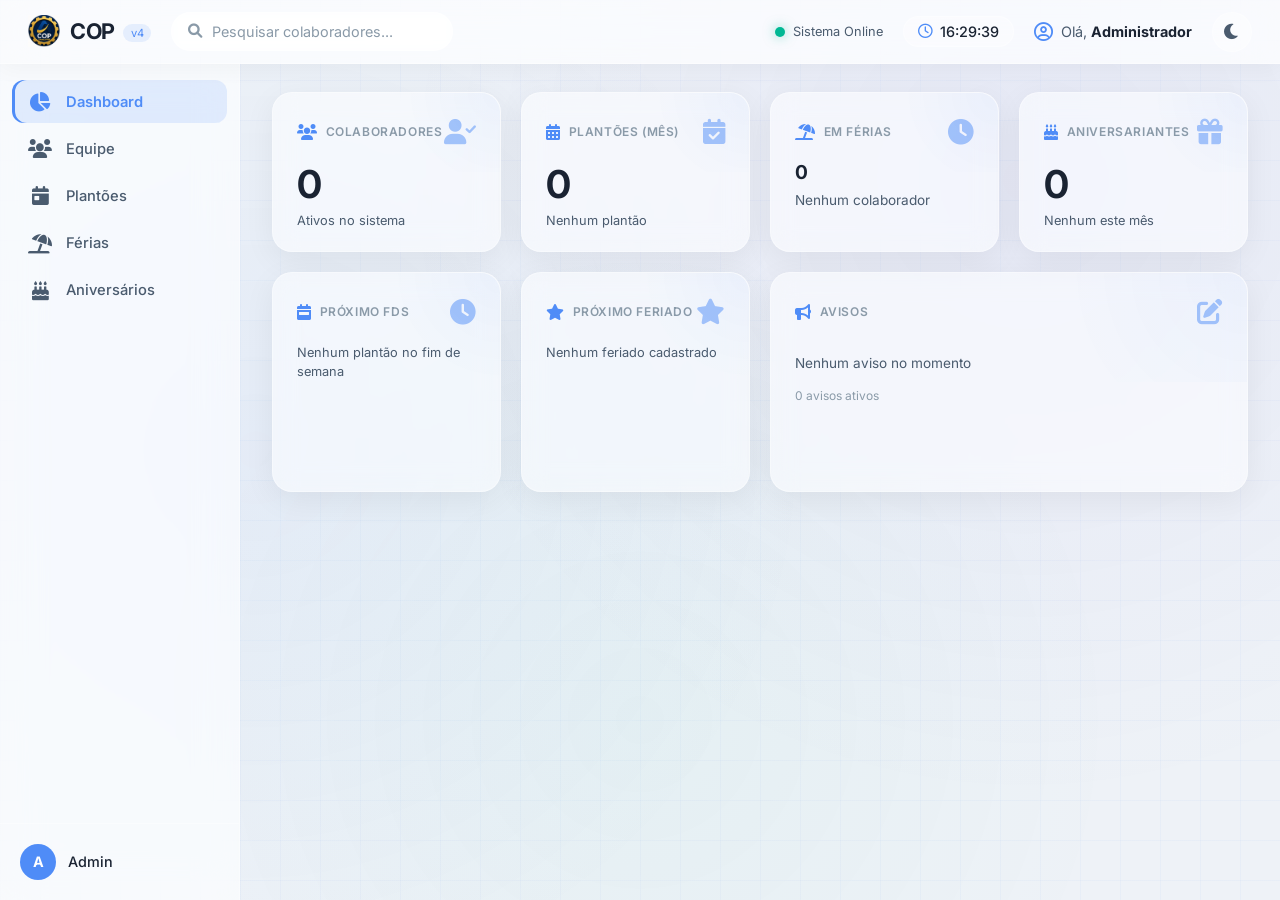
<file: index.html>
<!DOCTYPE html>
<html lang="pt-BR">
<head>
  <meta charset="UTF-8" />
  <meta name="viewport" content="width=device-width, initial-scale=1.0" />
  <title>Portal COP — v4</title>

  <!-- ===== FONTS & ICONS ===== -->
  <link rel="preconnect" href="https://fonts.googleapis.com" />
  <link rel="preconnect" href="https://fonts.gstatic.com" crossorigin />
  <link href="https://fonts.googleapis.com/css2?family=Inter:opsz,wght@14..32,400;14..32,500;14..32,600;14..32,700&display=swap" rel="stylesheet" />
  <link rel="stylesheet" href="https://cdnjs.cloudflare.com/ajax/libs/font-awesome/6.0.0-beta3/css/all.min.css" />

  <!-- ===== CSS (ETAPAS 2 a 6) ===== -->
  <link rel="stylesheet" href="css/style.css?v=20261005c" />
  <link rel="stylesheet" href="css/dashboard.css?v=20261005c" />
  <link rel="stylesheet" href="css/components.css?v=20261005c" />
  <link rel="stylesheet" href="css/animations.css?v=20261005c" />
  <link rel="stylesheet" href="css/dark-theme.css?v=20261005c" />
</head>
<body>

  <!-- ============================================================
       HEADER PREMIUM
  ============================================================ -->
  <header class="app-header" id="appHeader">
    <div class="header-left">
      <button class="menu-toggle" id="menuToggle" aria-label="Abrir menu">
        <i class="fas fa-bars"></i>
      </button>
      <div class="logo-area">
        <img src="assets/meu-logo.png" alt="COP" class="logo-img" />
        <span class="logo-text">COP <span class="logo-version">v4</span></span>
      </div>
      <div class="header-search">
        <i class="fas fa-search search-icon"></i>
        <input type="text" id="globalSearch" placeholder="Pesquisar colaboradores..." />
      </div>
    </div>

    <div class="header-right">
      <div class="header-status">
        <span class="status-dot online"></span>
        <span class="status-label">Sistema Online</span>
      </div>
      <div class="header-clock" id="headerClock">
        <i class="far fa-clock"></i>
        <span id="clockDisplay">--:--:--</span>
      </div>
      <div class="header-greeting" id="greetingDisplay">
        <i class="far fa-user-circle"></i>
        <span>Olá, <strong>Administrador</strong></span>
      </div>
      <button class="theme-toggle" id="themeToggle" aria-label="Alternar tema">
        <i class="fas fa-moon"></i>
      </button>
    </div>
  </header>

  <!-- ============================================================
       LAYOUT PRINCIPAL
  ============================================================ -->
  <div class="app-layout">

    <!-- ===== SIDEBAR ===== -->
    <aside class="app-sidebar" id="appSidebar">
      <nav class="sidebar-nav">
        <ul>
          <li>
            <button class="sidebar-item active" data-tab="dashboard">
              <i class="fas fa-chart-pie"></i>
              <span>Dashboard</span>
            </button>
          </li>
          <li>
            <button class="sidebar-item" data-tab="equipe">
              <i class="fas fa-users"></i>
              <span>Equipe</span>
            </button>
          </li>
          <li>
            <button class="sidebar-item" data-tab="plantoes">
              <i class="fas fa-calendar-day"></i>
              <span>Plantões</span>
            </button>
          </li>
          <li>
            <button class="sidebar-item" data-tab="ferias">
              <i class="fas fa-umbrella-beach"></i>
              <span>Férias</span>
            </button>
          </li>
          <li>
            <button class="sidebar-item" data-tab="aniversarios">
              <i class="fas fa-birthday-cake"></i>
              <span>Aniversários</span>
            </button>
          </li>
        </ul>
      </nav>
      <div class="sidebar-footer">
        <div class="user-mini">
          <div class="avatar" style="background:#4f8cf7;">A</div>
          <span>Admin</span>
        </div>
      </div>
    </aside>

    <!-- ===== CONTEÚDO PRINCIPAL ===== -->
    <main class="app-content">

      <!-- ============================================================
           DASHBOARD
      ============================================================ -->
      <section class="tab-panel active" id="panel-dashboard">
     <div class="dashboard-grid" id="dashboardGrid">
         <div class="dashboard-card" id="card-colaboradores"></div>
         <div class="dashboard-card" id="card-plantoes-mes"></div>
         <div class="dashboard-card" id="card-ferias"></div>
         <div class="dashboard-card" id="card-aniversariantes"></div>
         <div class="dashboard-card" id="card-proximo-fds"></div>
         <div class="dashboard-card" id="card-proximo-feriado"></div>
         <div class="dashboard-card" id="card-avisos"></div>
    </div>        
        
      </section>

      <!-- ============================================================
           EQUIPE
      ============================================================ -->
      <section class="tab-panel" id="panel-equipe">
        <div class="team-toolbar">
          <div class="team-filter">
            <i class="fas fa-filter"></i>
            <input type="text" id="teamFilter" placeholder="Filtrar por nome..." />
          </div>
          <span class="team-count" id="teamCount">0 colaboradores</span>
        </div>
        <div class="team-grid" id="teamGrid"></div>
      </section>

      <!-- ============================================================
           PLANTÕES
      ============================================================ -->
      <section class="tab-panel" id="panel-plantoes">
        <div class="plantao-month-nav">
          <button id="plantPrev"><i class="fas fa-chevron-left"></i></button>
          <h2 id="plantMonthTitle">Julho 2026</h2>
          <button id="plantNext"><i class="fas fa-chevron-right"></i></button>
          <button id="plantToday" class="btn-today">Hoje</button>
          <button id="plantRelatorio" class="btn-today" title="Gerar a escala do mês para enviar por e-mail ou publicar"><i class="fas fa-file-export"></i> Gerar relatório</button>
        </div>
        <div id="plantaoContainer"></div>
      </section>

      <!-- ============================================================
           FÉRIAS
      ============================================================ -->
      <section class="tab-panel" id="panel-ferias">
        <div class="ferias-header">
          <h2><i class="fas fa-umbrella-beach"></i> Férias</h2>
          <span class="ferias-stats" id="feriasStats">0 em andamento</span>
        </div>

        <div class="ferias-kpis" id="feriasKpis"></div>

        <div class="ferias-section">
          <h3 class="ferias-section-title"><i class="fas fa-umbrella-beach"></i> Em Férias</h3>
          <div class="ferias-cards-grid" id="feriasEmAndamento"></div>
        </div>

        <div class="ferias-section">
          <h3 class="ferias-section-title"><i class="fas fa-calendar-check"></i> Programadas</h3>
          <div class="ferias-cards-grid" id="feriasProgramadas"></div>
        </div>

        <div class="ferias-section">
          <h3 class="ferias-section-title"><i class="fas fa-hourglass-half"></i> Fila de Espera</h3>
          <div class="ferias-cards-grid" id="feriasFilaEspera"></div>
        </div>

        <div class="ferias-section">
          <h3 class="ferias-section-title"><i class="fas fa-rocket"></i> De Volta à Operação</h3>
          <div class="ferias-cards-grid" id="feriasRetornaram"></div>
        </div>
      </section>

      <!-- ============================================================
           ANIVERSÁRIOS
      ============================================================ -->
      <section class="tab-panel" id="panel-aniversarios">
        <div class="aniversarios-header">
          <h2><i class="fas fa-birthday-cake"></i> Aniversariantes</h2>
          <span class="aniversarios-stats" id="anivStats">Próximos 30 dias</span>
        </div>
        <div class="aniversarios-grid" id="aniversariosGrid"></div>
      </section>

    </main>
  </div>

  <!-- ============================================================
       SCRIPTS (ETAPA 7)
  ============================================================ -->
  <script src="js/theme.js?v=20261005c"></script>
  <script src="js/dashboard.js?v=20261005c"></script>
  <script src="js/equipe.js?v=20261005c"></script>
  <script src="js/plantoes.js?v=20261005c"></script>
  <script src="js/ferias.js?v=20261005c"></script>
  <script src="js/aniversarios.js?v=20261005c"></script>
  <script src="js/relatorio.js?v=20261005c"></script>
  <script src="js/app.js?v=20261005c"></script>
</body>
</html>
</file>
<file: css/style.css>
/* ============================================================
   css/style.css
   ETAPA 2 — Layout base + fundo tecnológico + glassmorphism
   ============================================================ */

/* ===== RESET & VARIÁVEIS ===== */
* {
  margin: 0;
  padding: 0;
  box-sizing: border-box;
}

:root {
  /* Cores primárias */
  --primary: #4f8cf7;
  --primary-dark: #3a6bd5;
  --primary-light: #6da5ff;
  --primary-glow: rgba(79, 140, 247, 0.3);

  /* Neutras */
  --bg-body: #eef2f7;
  --bg-sidebar: rgba(255, 255, 255, 0.65);
  --bg-glass: rgba(255, 255, 255, 0.55);
  --bg-glass-hover: rgba(255, 255, 255, 0.75);
  --border-glass: rgba(255, 255, 255, 0.35);
  --shadow-glass: 0 8px 32px rgba(0, 0, 0, 0.06);
  --shadow-hover: 0 16px 48px rgba(0, 0, 0, 0.12);

  /* Texto */
  --text-primary: #1a2332;
  --text-secondary: #4a5b6e;
  --text-muted: #8a9aa8;

  /* Raios */
  --radius: 20px;
  --radius-sm: 12px;
  --radius-xs: 8px;

  /* Transições */
  --transition: 0.3s cubic-bezier(0.4, 0, 0.2, 1);
  --transition-slow: 0.6s cubic-bezier(0.4, 0, 0.2, 1);

  /* Fundo tecnológico */
  --tech-color-1: #4f8cf7;
  --tech-color-2: #6c5ce7;
  --tech-color-3: #00b894;
}

html,
body {
  height: 100%;
  font-family: 'Inter', -apple-system, BlinkMacSystemFont, sans-serif;
  background: var(--bg-body);
  color: var(--text-primary);
  line-height: 1.5;
  overflow: hidden;
}

/* ============================================================
   FUNDO TECNOLÓGICO ANIMADO
   ============================================================ */
body::before {
  content: '';
  position: fixed;
  inset: 0;
  z-index: 0;
  background:
    /* Grade tecnológica */
    linear-gradient(rgba(79, 140, 247, 0.04) 1px, transparent 1px),
    linear-gradient(90deg, rgba(79, 140, 247, 0.04) 1px, transparent 1px);
  background-size: 40px 40px;
  pointer-events: none;
}

body::after {
  content: '';
  position: fixed;
  inset: 0;
  z-index: 0;
  background:
    radial-gradient(circle at 20% 50%, rgba(79, 140, 247, 0.06) 0%, transparent 50%),
    radial-gradient(circle at 80% 20%, rgba(108, 92, 231, 0.06) 0%, transparent 50%),
    radial-gradient(circle at 50% 80%, rgba(0, 184, 148, 0.04) 0%, transparent 50%);
  pointer-events: none;
  animation: techPulse 8s ease-in-out infinite alternate;
}

@keyframes techPulse {
  0% {
    opacity: 0.6;
    transform: scale(1);
  }
  100% {
    opacity: 1;
    transform: scale(1.02);
  }
}

/* Linhas de dados animadas (efeito tech) */
.tech-lines {
  position: fixed;
  inset: 0;
  z-index: 0;
  pointer-events: none;
  overflow: hidden;
}

.tech-lines span {
  position: absolute;
  display: block;
  width: 1px;
  height: 100%;
  background: linear-gradient(to bottom, transparent, rgba(79, 140, 247, 0.08), transparent);
  animation: techLineMove 12s linear infinite;
}

.tech-lines span:nth-child(1) {
  left: 10%;
  animation-delay: 0s;
}
.tech-lines span:nth-child(2) {
  left: 30%;
  animation-delay: 2s;
  height: 80%;
  top: 10%;
}
.tech-lines span:nth-child(3) {
  left: 55%;
  animation-delay: 4s;
}
.tech-lines span:nth-child(4) {
  left: 75%;
  animation-delay: 1s;
  height: 70%;
  top: 15%;
}
.tech-lines span:nth-child(5) {
  left: 92%;
  animation-delay: 3.5s;
}

@keyframes techLineMove {
  0% {
    transform: translateY(-100%);
    opacity: 0;
  }
  10% {
    opacity: 1;
  }
  90% {
    opacity: 1;
  }
  100% {
    transform: translateY(100%);
    opacity: 0;
  }
}

/* ============================================================
   LAYOUT PRINCIPAL
   ============================================================ */
.app-layout {
  display: flex;
  height: calc(100vh - 64px);
  margin-top: 64px;
  position: relative;
  z-index: 1;
}

.app-content {
  flex: 1;
  padding: 28px 32px;
  overflow-y: auto;
  background: transparent;
  position: relative;
  z-index: 1;
}

/* ============================================================
   HEADER PREMIUM
   ============================================================ */
.app-header {
  position: fixed;
  top: 0;
  left: 0;
  right: 0;
  height: 64px;
  z-index: 1000;
  background: rgba(255, 255, 255, 0.72);
  backdrop-filter: blur(20px) saturate(1.4);
  border-bottom: 1px solid rgba(255, 255, 255, 0.4);
  display: flex;
  align-items: center;
  justify-content: space-between;
  padding: 0 28px;
  box-shadow: 0 4px 24px rgba(0, 0, 0, 0.04);
}

.header-left {
  display: flex;
  align-items: center;
  gap: 20px;
  flex: 1;
}

.menu-toggle {
  display: none;
  background: transparent;
  border: none;
  font-size: 1.3rem;
  color: var(--text-secondary);
  cursor: pointer;
  padding: 4px 8px;
  border-radius: var(--radius-xs);
  transition: var(--transition);
}
.menu-toggle:hover {
  background: rgba(0, 0, 0, 0.05);
}

.logo-area {
  display: flex;
  align-items: center;
  gap: 10px;
}

.logo-img {
  height: 32px;
  width: auto;
}

.logo-text {
  font-size: 1.35rem;
  font-weight: 700;
  color: var(--text-primary);
  letter-spacing: -0.5px;
}
.logo-version {
  font-weight: 400;
  font-size: 0.7rem;
  color: var(--primary);
  background: rgba(79, 140, 247, 0.12);
  padding: 2px 8px;
  border-radius: 30px;
  margin-left: 4px;
  vertical-align: middle;
}

.header-search {
  display: flex;
  align-items: center;
  background: rgba(255, 255, 255, 0.5);
  backdrop-filter: blur(4px);
  border: 1px solid var(--border-glass);
  border-radius: 30px;
  padding: 0 16px;
  transition: var(--transition);
  min-width: 220px;
}
.header-search:focus-within {
  background: rgba(255, 255, 255, 0.9);
  border-color: var(--primary);
  box-shadow: 0 0 0 4px var(--primary-glow);
}
.header-search .search-icon {
  color: var(--text-muted);
  font-size: 0.9rem;
  margin-right: 10px;
}
.header-search input {
  border: none;
  background: transparent;
  padding: 10px 0;
  font-size: 0.9rem;
  color: var(--text-primary);
  width: 100%;
  outline: none;
  font-family: 'Inter', sans-serif;
}
.header-search input::placeholder {
  color: var(--text-muted);
}

.header-right {
  display: flex;
  align-items: center;
  gap: 20px;
  flex-shrink: 0;
}

.header-status {
  display: flex;
  align-items: center;
  gap: 8px;
  font-size: 0.8rem;
  color: var(--text-secondary);
}
.status-dot {
  width: 10px;
  height: 10px;
  border-radius: 50%;
  display: inline-block;
}
.status-dot.online {
  background: #00b894;
  box-shadow: 0 0 12px rgba(0, 184, 148, 0.5);
  animation: dotPulse 2s ease-in-out infinite;
}
@keyframes dotPulse {
  0%,
  100% {
    opacity: 1;
    transform: scale(1);
  }
  50% {
    opacity: 0.6;
    transform: scale(0.85);
  }
}

.header-clock {
  display: flex;
  align-items: center;
  gap: 8px;
  font-size: 0.9rem;
  font-weight: 500;
  color: var(--text-primary);
  background: rgba(255, 255, 255, 0.3);
  padding: 4px 14px;
  border-radius: 30px;
  border: 1px solid var(--border-glass);
}
.header-clock i {
  color: var(--primary);
}

.header-greeting {
  display: flex;
  align-items: center;
  gap: 8px;
  font-size: 0.9rem;
  color: var(--text-secondary);
}
.header-greeting i {
  font-size: 1.2rem;
  color: var(--primary);
}
.header-greeting strong {
  color: var(--text-primary);
}

.theme-toggle {
  background: rgba(255, 255, 255, 0.3);
  border: 1px solid var(--border-glass);
  border-radius: 50%;
  width: 40px;
  height: 40px;
  display: flex;
  align-items: center;
  justify-content: center;
  font-size: 1.1rem;
  color: var(--text-secondary);
  cursor: pointer;
  transition: var(--transition);
}
.theme-toggle:hover {
  background: rgba(79, 140, 247, 0.12);
  color: var(--primary);
  transform: rotate(12deg);
}

/* ============================================================
   SIDEBAR
   ============================================================ */
.app-sidebar {
  width: 240px;
  min-width: 240px;
  background: var(--bg-sidebar);
  backdrop-filter: blur(20px) saturate(1.4);
  border-right: 1px solid var(--border-glass);
  display: flex;
  flex-direction: column;
  padding: 16px 0 12px 0;
  transition: var(--transition);
  z-index: 10;
  height: 100%;
  overflow-y: auto;
}

.sidebar-nav {
  flex: 1;
  padding: 0 12px;
}
.sidebar-nav ul {
  list-style: none;
  display: flex;
  flex-direction: column;
  gap: 4px;
}

.sidebar-item {
  display: flex;
  align-items: center;
  gap: 14px;
  padding: 12px 16px;
  width: 100%;
  border: none;
  background: transparent;
  color: var(--text-secondary);
  font-size: 0.92rem;
  font-weight: 500;
  border-radius: var(--radius-sm);
  cursor: pointer;
  transition: var(--transition);
  text-align: left;
  font-family: 'Inter', sans-serif;
}
.sidebar-item i {
  font-size: 1.2rem;
  width: 24px;
  text-align: center;
  flex-shrink: 0;
}
.sidebar-item:hover {
  background: rgba(79, 140, 247, 0.08);
  color: var(--text-primary);
}
.sidebar-item.active {
  background: rgba(79, 140, 247, 0.14);
  color: var(--primary);
  font-weight: 600;
  box-shadow: inset 3px 0 0 var(--primary);
}

.sidebar-footer {
  padding: 12px 16px 0 16px;
  border-top: 1px solid var(--border-glass);
  margin-top: 8px;
}
.user-mini {
  display: flex;
  align-items: center;
  gap: 12px;
  padding: 8px 4px;
}
.user-mini .avatar {
  width: 36px;
  height: 36px;
  border-radius: 50%;
  display: flex;
  align-items: center;
  justify-content: center;
  color: #fff;
  font-weight: 700;
  font-size: 0.9rem;
  flex-shrink: 0;
}
.user-mini span {
  font-size: 0.9rem;
  font-weight: 500;
  color: var(--text-primary);
}

/* ============================================================
   GLASSMORPHISM (utilitários)
   ============================================================ */
.glass {
  background: var(--bg-glass);
  backdrop-filter: blur(12px) saturate(1.3);
  border: 1px solid var(--border-glass);
  border-radius: var(--radius);
  box-shadow: var(--shadow-glass);
  transition: var(--transition);
}
.glass:hover {
  background: var(--bg-glass-hover);
  box-shadow: var(--shadow-hover);
}

/* ============================================================
   TABS
   ============================================================ */
.tab-panel {
  display: none;
  animation: fadeSlideIn 0.4s ease;
}
.tab-panel.active {
  display: block;
}

@keyframes fadeSlideIn {
  0% {
    opacity: 0;
    transform: translateY(12px);
  }
  100% {
    opacity: 1;
    transform: translateY(0);
  }
}

/* ============================================================
   SCROLLBAR PERSONALIZADA
   ============================================================ */
.app-content::-webkit-scrollbar,
.app-sidebar::-webkit-scrollbar {
  width: 5px;
}
.app-content::-webkit-scrollbar-track,
.app-sidebar::-webkit-scrollbar-track {
  background: transparent;
}
.app-content::-webkit-scrollbar-thumb,
.app-sidebar::-webkit-scrollbar-thumb {
  background: rgba(79, 140, 247, 0.3);
  border-radius: 10px;
}
.app-content::-webkit-scrollbar-thumb:hover,
.app-sidebar::-webkit-scrollbar-thumb:hover {
  background: rgba(79, 140, 247, 0.5);
}

/* ============================================================
   RESPONSIVIDADE
   ============================================================ */
@media (max-width: 1024px) {
  .app-content {
    padding: 20px;
  }
  .header-search {
    min-width: 140px;
  }
}

@media (max-width: 768px) {
  .app-header {
    padding: 0 16px;
  }
  .menu-toggle {
    display: block;
  }
  .header-search {
    display: none;
  }
  .header-greeting {
    display: none;
  }
  .header-status {
    display: none;
  }
  .app-sidebar {
    position: fixed;
    top: 64px;
    left: -280px;
    width: 280px;
    min-width: 280px;
    height: calc(100vh - 64px);
    border-right: 1px solid var(--border-glass);
    border-radius: 0 16px 16px 0;
    transition: left 0.3s cubic-bezier(0.4, 0, 0.2, 1);
  }
  .app-sidebar.open {
    left: 0;
  }
  .app-content {
    padding: 16px;
  }
  .app-layout {
    margin-top: 64px;
    height: calc(100vh - 64px);
  }
  .header-clock {
    font-size: 0.75rem;
    padding: 2px 10px;
  }
  .logo-text {
    font-size: 1.1rem;
  }
  .logo-version {
    font-size: 0.6rem;
  }
}

@media (max-width: 480px) {
  .app-header {
    padding: 0 12px;
  }
  .header-clock span {
    display: none;
  }
  .header-clock i {
    margin-right: 0;
  }
  .app-content {
    padding: 12px;
  }
  .sidebar-item {
    font-size: 0.85rem;
    padding: 10px 12px;
  }
}
</file>
<file: css/dashboard.css>
/* ============================================================
   css/dashboard.css
   ETAPA 3 — Cards, KPIs, gráficos SVG
   ============================================================ */

/* ===== DASHBOARD GRID ===== */
.dashboard-grid {
  display: grid;
  grid-template-columns: repeat(4, 1fr);
  gap: 20px;
  margin-bottom: 28px;
}

/* ===== CARDS ===== */
.dashboard-card {
  background: var(--bg-glass);
  backdrop-filter: blur(12px) saturate(1.3);
  border: 1px solid var(--border-glass);
  border-radius: var(--radius);
  padding: 20px 24px;
  box-shadow: var(--shadow-glass);
  transition: var(--transition);
  position: relative;
  overflow: hidden;
  min-height: 120px;
  display: flex;
  flex-direction: column;
}
.dashboard-card:hover {
  transform: translateY(-4px);
  box-shadow: var(--shadow-hover);
  background: var(--bg-glass-hover);
}

/* Efeito de brilho no canto */
.dashboard-card::after {
  content: '';
  position: absolute;
  top: -50%;
  right: -50%;
  width: 100%;
  height: 100%;
  background: radial-gradient(circle, rgba(79, 140, 247, 0.06) 0%, transparent 70%);
  pointer-events: none;
  transition: var(--transition);
}
.dashboard-card:hover::after {
  transform: scale(1.2);
}

.dashboard-card .card-header {
  display: flex;
  align-items: center;
  justify-content: space-between;
  margin-bottom: 8px;
}
.dashboard-card .card-title {
  font-size: 0.75rem;
  text-transform: uppercase;
  letter-spacing: 0.05em;
  color: var(--text-muted);
  font-weight: 600;
  display: flex;
  align-items: center;
  gap: 8px;
}
.dashboard-card .card-title i {
  font-size: 1rem;
  color: var(--primary);
}
.dashboard-card .card-icon {
  font-size: 1.6rem;
  color: var(--primary);
  opacity: 0.5;
}

.dashboard-card .card-value {
  font-size: 2.4rem;
  font-weight: 700;
  color: var(--text-primary);
  line-height: 1.2;
  margin-top: 2px;
}
.dashboard-card .card-value .suffix {
  font-size: 1rem;
  font-weight: 400;
  color: var(--text-muted);
  margin-left: 4px;
}

.dashboard-card .card-sub {
  font-size: 0.8rem;
  color: var(--text-secondary);
  margin-top: 4px;
}

.dashboard-card .card-trend {
  display: inline-flex;
  align-items: center;
  gap: 4px;
  font-size: 0.75rem;
  font-weight: 600;
  padding: 2px 10px;
  border-radius: 30px;
  margin-top: 6px;
}
.dashboard-card .card-trend.up {
  color: #00b894;
  background: rgba(0, 184, 148, 0.12);
}
.dashboard-card .card-trend.down {
  color: #e17055;
  background: rgba(225, 112, 85, 0.12);
}

/* ===== KPI ANIMADO ===== */
.kpi-number {
  display: inline-block;
  animation: kpiCount 1.2s ease-out forwards;
}
@keyframes kpiCount {
  0% {
    opacity: 0;
    transform: scale(0.6);
  }
  60% {
    opacity: 1;
    transform: scale(1.05);
  }
  100% {
    transform: scale(1);
  }
}

/* ===== CARDS ESPECÍFICOS ===== */
.dashboard-card.highlight {
  background: linear-gradient(135deg, rgba(79, 140, 247, 0.08), rgba(108, 92, 231, 0.08));
  border-color: var(--primary);
}
.dashboard-card.highlight .card-value {
  color: var(--primary);
}

/* ===== GRÁFICOS ===== */
.charts-row {
  display: grid;
  grid-template-columns: 1fr 1fr;
  gap: 24px;
  margin-bottom: 28px;
}

.chart-card {
  background: var(--bg-glass);
  backdrop-filter: blur(12px) saturate(1.3);
  border: 1px solid var(--border-glass);
  border-radius: var(--radius);
  padding: 20px 24px;
  box-shadow: var(--shadow-glass);
  transition: var(--transition);
}
.chart-card:hover {
  box-shadow: var(--shadow-hover);
  background: var(--bg-glass-hover);
}

.chart-header {
  display: flex;
  align-items: center;
  justify-content: space-between;
  margin-bottom: 16px;
}
.chart-header h3 {
  font-size: 0.95rem;
  font-weight: 600;
  color: var(--text-primary);
  display: flex;
  align-items: center;
  gap: 8px;
}
.chart-header h3 i {
  color: var(--primary);
  font-size: 1rem;
}
.chart-badge {
  font-size: 0.7rem;
  font-weight: 600;
  color: var(--text-muted);
  background: rgba(0, 0, 0, 0.04);
  padding: 2px 12px;
  border-radius: 30px;
}

.chart-body {
  width: 100%;
  height: 160px;
  display: flex;
  align-items: flex-end;
  justify-content: center;
}

.chart-body svg {
  width: 100%;
  height: 100%;
  display: block;
}

/* Estilos para barras do gráfico */
.bar-group {
  transition: var(--transition);
}
.bar-group:hover {
  opacity: 0.8;
}
.bar-rect {
  rx: 4;
  transition: var(--transition);
}
.bar-rect:hover {
  filter: brightness(1.2);
}
.bar-label {
  font-size: 8px;
  fill: var(--text-muted);
  font-weight: 500;
  text-anchor: middle;
}

/* Linhas do gráfico de férias */
.line-chart {
  stroke: var(--primary);
  stroke-width: 2.5;
  fill: none;
  stroke-linecap: round;
  stroke-linejoin: round;
}
.line-chart-area {
  fill: url(#areaGrad);
  opacity: 0.2;
}
.dot-chart {
  fill: var(--primary);
  stroke: #fff;
  stroke-width: 2;
  transition: var(--transition);
}
.dot-chart:hover {
  r: 6;
  fill: var(--primary-dark);
}

/* ===== CALENDÁRIO PREVIEW ===== */
.calendar-preview {
  background: var(--bg-glass);
  backdrop-filter: blur(12px) saturate(1.3);
  border: 1px solid var(--border-glass);
  border-radius: var(--radius);
  padding: 20px 24px;
  box-shadow: var(--shadow-glass);
  transition: var(--transition);
  margin-top: 8px;
}
.calendar-preview:hover {
  box-shadow: var(--shadow-hover);
  background: var(--bg-glass-hover);
}

.calendar-header {
  display: flex;
  align-items: center;
  justify-content: space-between;
  margin-bottom: 16px;
}
.calendar-header button {
  background: rgba(255, 255, 255, 0.3);
  border: 1px solid var(--border-glass);
  border-radius: 50%;
  width: 32px;
  height: 32px;
  display: flex;
  align-items: center;
  justify-content: center;
  cursor: pointer;
  color: var(--text-secondary);
  transition: var(--transition);
}
.calendar-header button:hover {
  background: var(--primary);
  color: #fff;
  border-color: var(--primary);
}
.calendar-header span {
  font-weight: 600;
  font-size: 1rem;
  color: var(--text-primary);
}

.calendar-grid {
  display: grid;
  grid-template-columns: repeat(7, 1fr);
  gap: 4px;
}
.calendar-grid .cal-day-name {
  font-size: 0.65rem;
  text-transform: uppercase;
  color: var(--text-muted);
  font-weight: 600;
  text-align: center;
  padding: 6px 0;
}
.calendar-grid .cal-day {
  text-align: center;
  padding: 6px 0;
  font-size: 0.85rem;
  font-weight: 500;
  color: var(--text-secondary);
  border-radius: var(--radius-xs);
  transition: var(--transition);
  cursor: default;
}
.calendar-grid .cal-day:hover {
  background: rgba(79, 140, 247, 0.08);
}
.calendar-grid .cal-day.today {
  background: var(--primary);
  color: #fff;
  font-weight: 700;
  box-shadow: 0 4px 12px var(--primary-glow);
}
.calendar-grid .cal-day.other-month {
  color: var(--text-muted);
  opacity: 0.4;
}
.calendar-grid .cal-day.has-event {
  position: relative;
}
.calendar-grid .cal-day.has-event::after {
  content: '';
  position: absolute;
  bottom: 2px;
  left: 50%;
  transform: translateX(-50%);
  width: 4px;
  height: 4px;
  border-radius: 50%;
  background: var(--primary);
}
/* ===== CARD DE AVISOS (maior, destacado) ===== */
#card-avisos {
  grid-column: span 2;
  min-height: 220px;
}

@media (max-width: 1024px) {
  #card-avisos {
    grid-column: span 2;
  }
}

@media (max-width: 768px) {
  #card-avisos {
    grid-column: span 1;
    min-height: auto;
  }
}

/* ===== RESPONSIVIDADE ===== */
@media (max-width: 1200px) {
  .dashboard-grid {
    grid-template-columns: repeat(2, 1fr);
  }
  .charts-row {
    grid-template-columns: 1fr;
  }
}

@media (max-width: 768px) {
  .dashboard-grid {
    grid-template-columns: 1fr;
    gap: 16px;
  }
  .dashboard-card {
    padding: 16px 20px;
    min-height: 100px;
  }
  .dashboard-card .card-value {
    font-size: 1.8rem;
  }
  .chart-card {
    padding: 16px;
  }
  .chart-body {
    height: 120px;
  }
  .calendar-preview {
    padding: 16px;
  }
  .calendar-grid .cal-day {
    font-size: 0.75rem;
    padding: 4px 0;
  }
}

@media (max-width: 480px) {
  .dashboard-card .card-value {
    font-size: 1.5rem;
  }
  .dashboard-card .card-title {
    font-size: 0.65rem;
  }
  .chart-header h3 {
    font-size: 0.85rem;
  }
  .calendar-grid .cal-day {
    font-size: 0.7rem;
    padding: 2px 0;
  }
}
</file>
<file: css/components.css>
/* ============================================================
   css/components.css
   ETAPA 4 — Equipe, Férias, Plantões, Aniversários
   (com ajustes para card Avisos)
   ============================================================ */

/* ============================================================
   EQUIPE
   ============================================================ */
.team-toolbar {
  display: flex;
  align-items: center;
  justify-content: space-between;
  gap: 16px;
  margin-bottom: 24px;
  flex-wrap: wrap;
}

.team-filter {
  display: flex;
  align-items: center;
  background: var(--bg-glass);
  backdrop-filter: blur(4px);
  border: 1px solid var(--border-glass);
  border-radius: 30px;
  padding: 0 16px;
  transition: var(--transition);
  flex: 1;
  max-width: 320px;
}
.team-filter:focus-within {
  background: rgba(255, 255, 255, 0.9);
  border-color: var(--primary);
  box-shadow: 0 0 0 4px var(--primary-glow);
}
.team-filter i {
  color: var(--text-muted);
  margin-right: 10px;
  font-size: 0.9rem;
}
.team-filter input {
  border: none;
  background: transparent;
  padding: 10px 0;
  font-size: 0.9rem;
  color: var(--text-primary);
  width: 100%;
  outline: none;
  font-family: 'Inter', sans-serif;
}
.team-filter input::placeholder {
  color: var(--text-muted);
}

.team-count {
  font-size: 0.85rem;
  color: var(--text-muted);
  font-weight: 500;
  white-space: nowrap;
}

.team-grid {
  display: grid;
  grid-template-columns: repeat(auto-fill, minmax(260px, 1fr));
  gap: 20px;
}

.team-card {
  background: var(--bg-glass);
  backdrop-filter: blur(12px) saturate(1.3);
  border: 1px solid var(--border-glass);
  border-radius: var(--radius-sm);
  padding: 20px 24px;
  box-shadow: var(--shadow-glass);
  transition: var(--transition);
  display: flex;
  align-items: center;
  gap: 16px;
}
.team-card:hover {
  transform: translateY(-3px);
  box-shadow: var(--shadow-hover);
  background: var(--bg-glass-hover);
}

.team-card .avatar {
  width: 52px;
  height: 52px;
  border-radius: 50%;
  display: flex;
  align-items: center;
  justify-content: center;
  font-size: 1.4rem;
  font-weight: 700;
  color: #fff;
  flex-shrink: 0;
  background: var(--primary);
  position: relative;
}
.team-card .avatar .status-badge {
  position: absolute;
  bottom: 0;
  right: 0;
  width: 14px;
  height: 14px;
  border-radius: 50%;
  border: 2px solid #fff;
}
.team-card .avatar .status-badge.online {
  background: #00b894;
}
.team-card .avatar .status-badge.offline {
  background: #b2bec3;
}

.team-card .team-info {
  flex: 1;
  min-width: 0;
}
.team-card .team-name {
  font-weight: 700;
  font-size: 1rem;
  color: var(--text-primary);
  margin-bottom: 2px;
}
.team-card .team-horario {
  font-size: 0.82rem;
  color: var(--text-secondary);
  display: flex;
  align-items: center;
  gap: 6px;
}
.team-card .team-horario i {
  color: var(--primary);
  font-size: 0.75rem;
}
.team-card .team-role {
  font-size: 0.7rem;
  text-transform: uppercase;
  letter-spacing: 0.04em;
  color: var(--text-muted);
  background: rgba(0, 0, 0, 0.04);
  padding: 2px 10px;
  border-radius: 30px;
  display: inline-block;
  margin-top: 4px;
}

/* ============================================================
   PLANTÕES
   ============================================================ */
.plantao-month-nav {
  display: flex;
  align-items: center;
  gap: 12px;
  margin-bottom: 24px;
  flex-wrap: wrap;
}
.plantao-month-nav button {
  background: var(--bg-glass);
  border: 1px solid var(--border-glass);
  border-radius: 30px;
  padding: 8px 16px;
  font-size: 0.9rem;
  font-weight: 500;
  color: var(--text-secondary);
  cursor: pointer;
  transition: var(--transition);
  font-family: 'Inter', sans-serif;
}
.plantao-month-nav button:hover {
  background: var(--primary);
  color: #fff;
  border-color: var(--primary);
  box-shadow: 0 4px 12px var(--primary-glow);
}
.plantao-month-nav h2 {
  font-size: 1.3rem;
  font-weight: 700;
  color: var(--text-primary);
  flex: 1;
  min-width: 120px;
  text-align: center;
}
.plantao-month-nav .btn-today {
  background: rgba(79, 140, 247, 0.1);
  color: var(--primary);
  border-color: var(--primary);
  font-weight: 600;
}
.plantao-month-nav .btn-today:hover {
  background: var(--primary);
  color: #fff;
}

/* Container de plantões */
#plantaoContainer {
  display: flex;
  flex-direction: column;
  gap: 24px;
}

.plantao-weekend-group {
  background: var(--bg-glass);
  backdrop-filter: blur(12px) saturate(1.3);
  border: 1px solid var(--border-glass);
  border-radius: var(--radius);
  padding: 20px 24px;
  box-shadow: var(--shadow-glass);
  transition: var(--transition);
}
.plantao-weekend-group:hover {
  box-shadow: var(--shadow-hover);
  background: var(--bg-glass-hover);
}

.plantao-weekend-group h3 {
  font-size: 1rem;
  font-weight: 600;
  color: var(--text-primary);
  margin-bottom: 16px;
  padding-bottom: 12px;
  border-bottom: 2px solid var(--border-glass);
  display: flex;
  align-items: center;
  gap: 8px;
}
.plantao-weekend-group h3 i {
  color: var(--primary);
}

.plantao-weekend-row {
  display: grid;
  grid-template-columns: 1fr 1fr;
  gap: 20px;
}
.plantao-weekend-row.single-day {
  grid-template-columns: 1fr;
}

.plantao-holiday-group h3 i {
  color: #f5a623;
}

.holiday-badge {
  display: inline-flex;
  align-items: center;
  gap: 4px;
  font-size: 0.7rem;
  font-weight: 600;
  color: #f5a623;
  background: rgba(245, 166, 35, 0.12);
  border-radius: 999px;
  padding: 2px 8px;
}
.holiday-badge i {
  color: #f5a623;
  font-size: 0.65rem;
}

.plantao-day-block {
  background: rgba(255, 255, 255, 0.3);
  border-radius: var(--radius-sm);
  padding: 16px 18px;
}
.plantao-day-block h4 {
  font-size: 0.9rem;
  font-weight: 600;
  color: var(--text-primary);
  margin-bottom: 4px;
  display: flex;
  align-items: center;
  gap: 6px;
}
.plantao-day-block h4 i {
  color: var(--primary);
}
.plantao-day-block .day-date {
  font-size: 0.8rem;
  color: var(--text-muted);
  margin-bottom: 10px;
}

.plantao-day-block ul {
  list-style: none;
  padding: 0;
  margin: 0;
}
.plantao-day-block ul li {
  display: flex;
  justify-content: space-between;
  padding: 6px 0;
  border-bottom: 1px solid rgba(0, 0, 0, 0.04);
  font-size: 0.9rem;
}
.plantao-day-block ul li:last-child {
  border-bottom: none;
}
.plantao-day-block ul li .colab-name {
  font-weight: 500;
  color: var(--text-primary);
}
.plantao-day-block ul li .colab-time {
  color: var(--text-secondary);
  font-size: 0.8rem;
}
.plantao-day-block .no-data {
  color: var(--text-muted);
  font-size: 0.85rem;
  padding: 8px 0;
  font-style: italic;
}

/* ============================================================
   FÉRIAS
   ============================================================ */
.ferias-header {
  display: flex;
  align-items: center;
  justify-content: space-between;
  margin-bottom: 24px;
  flex-wrap: wrap;
  gap: 12px;
}
.ferias-header h2 {
  font-size: 1.3rem;
  font-weight: 700;
  color: var(--text-primary);
  display: flex;
  align-items: center;
  gap: 10px;
}
.ferias-header h2 i {
  color: var(--primary);
}
.ferias-stats {
  font-size: 0.85rem;
  color: var(--text-secondary);
  background: var(--bg-glass);
  padding: 6px 16px;
  border-radius: 30px;
  border: 1px solid var(--border-glass);
}

.ferias-grid {
  display: grid;
  grid-template-columns: repeat(auto-fill, minmax(280px, 1fr));
  gap: 20px;
}

.feria-card {
  background: var(--bg-glass);
  backdrop-filter: blur(12px) saturate(1.3);
  border: 1px solid var(--border-glass);
  border-radius: var(--radius-sm);
  padding: 20px 24px;
  box-shadow: var(--shadow-glass);
  transition: var(--transition);
  border-left: 4px solid var(--primary);
}
.feria-card:hover {
  transform: translateY(-3px);
  box-shadow: var(--shadow-hover);
  background: var(--bg-glass-hover);
}

.feria-card .feria-top {
  display: flex;
  justify-content: space-between;
  align-items: flex-start;
  margin-bottom: 8px;
}
.feria-card .feria-nome {
  font-weight: 700;
  font-size: 1.05rem;
  color: var(--text-primary);
}
.feria-card .feria-status {
  font-size: 0.65rem;
  font-weight: 600;
  text-transform: uppercase;
  padding: 2px 12px;
  border-radius: 30px;
  letter-spacing: 0.03em;
}
.feria-card .feria-status.ativa {
  background: #d4edda;
  color: #155724;
}
.feria-card .feria-status.futura {
  background: #cce5ff;
  color: #004085;
}
.feria-card .feria-status.passada {
  background: #f8d7da;
  color: #721c24;
}

.feria-card .feria-periodo {
  font-size: 0.9rem;
  color: var(--text-secondary);
  margin-bottom: 8px;
}
.feria-card .feria-periodo i {
  margin-right: 6px;
  color: var(--primary);
}

/* Barra de progresso das férias */
.feria-progress {
  margin-top: 10px;
}
.feria-progress .progress-label {
  display: flex;
  justify-content: space-between;
  font-size: 0.7rem;
  color: var(--text-muted);
  margin-bottom: 4px;
}
.feria-progress .progress-track {
  height: 4px;
  background: rgba(0, 0, 0, 0.06);
  border-radius: 10px;
  overflow: hidden;
}
.feria-progress .progress-bar {
  height: 100%;
  border-radius: 10px;
  background: linear-gradient(90deg, var(--primary), var(--primary-light));
  transition: width 1s ease;
  width: 0%;
}

/* ============================================================
   ANIVERSÁRIOS
   ============================================================ */
.aniversarios-header {
  display: flex;
  align-items: center;
  justify-content: space-between;
  margin-bottom: 24px;
  flex-wrap: wrap;
  gap: 12px;
}
.aniversarios-header h2 {
  font-size: 1.3rem;
  font-weight: 700;
  color: var(--text-primary);
  display: flex;
  align-items: center;
  gap: 10px;
}
.aniversarios-header h2 i {
  color: var(--primary);
}
.aniversarios-stats {
  font-size: 0.85rem;
  color: var(--text-secondary);
  background: var(--bg-glass);
  padding: 6px 16px;
  border-radius: 30px;
  border: 1px solid var(--border-glass);
}

.aniversarios-grid {
  display: grid;
  grid-template-columns: repeat(auto-fill, minmax(200px, 1fr));
  gap: 20px;
}

.aniversario-card {
  background: var(--bg-glass);
  backdrop-filter: blur(12px) saturate(1.3);
  border: 1px solid var(--border-glass);
  border-radius: var(--radius-sm);
  padding: 20px;
  text-align: center;
  box-shadow: var(--shadow-glass);
  transition: var(--transition);
}
.aniversario-card:hover {
  transform: translateY(-4px);
  box-shadow: var(--shadow-hover);
  background: var(--bg-glass-hover);
}
.aniversario-card.destaque {
  background: linear-gradient(135deg, rgba(253, 203, 110, 0.15), rgba(253, 203, 110, 0.05));
  border: 2px solid #fdcb6e;
}

.aniversario-card .aniversario-avatar {
  width: 64px;
  height: 64px;
  border-radius: 50%;
  margin: 0 auto 10px;
  display: flex;
  align-items: center;
  justify-content: center;
  font-size: 2rem;
  font-weight: 700;
  color: #fff;
  background: var(--primary);
  box-shadow: 0 4px 16px var(--primary-glow);
}
.aniversario-card .aniversario-nome {
  font-weight: 700;
  font-size: 1rem;
  color: var(--text-primary);
}
.aniversario-card .aniversario-data {
  font-size: 0.85rem;
  color: var(--text-secondary);
  margin-top: 2px;
}
.aniversario-card .aniversario-contador {
  font-size: 0.8rem;
  font-weight: 600;
  color: var(--primary);
  margin-top: 8px;
  background: rgba(79, 140, 247, 0.08);
  padding: 4px 12px;
  border-radius: 30px;
  display: inline-block;
}
/* ============================================================
   FÉRIAS — KPIs, SEÇÕES E CARDS EXTRAS
   ============================================================ */
.ferias-kpis {
  display: grid;
  grid-template-columns: repeat(auto-fit, minmax(160px, 1fr));
  gap: 16px;
  margin-bottom: 28px;
}
.ferias-kpi-card {
  background: var(--bg-glass);
  backdrop-filter: blur(12px) saturate(1.3);
  border: 1px solid var(--border-glass);
  border-radius: var(--radius-sm);
  padding: 16px 20px;
  text-align: center;
  box-shadow: var(--shadow-glass);
  transition: var(--transition);
  border-top: 3px solid var(--primary);
}
.ferias-kpi-card:hover {
  transform: translateY(-3px);
  box-shadow: var(--shadow-hover);
}
.ferias-kpi-card .kpi-icon {
  font-size: 1.3rem;
  color: var(--primary);
  margin-bottom: 6px;
}
.ferias-kpi-card .kpi-value {
  font-size: 1.8rem;
  font-weight: 700;
  color: var(--text-primary);
}
.ferias-kpi-card .kpi-label {
  font-size: 0.78rem;
  color: var(--text-secondary);
  margin-top: 2px;
}

.ferias-section {
  margin-bottom: 32px;
}
.ferias-section-title {
  font-size: 1rem;
  font-weight: 600;
  color: var(--text-primary);
  display: flex;
  align-items: center;
  gap: 8px;
  margin-bottom: 16px;
  padding-bottom: 10px;
  border-bottom: 2px solid var(--border-glass);
}
.ferias-section-title i {
  color: var(--primary);
}
.ferias-cards-grid {
  display: grid;
  grid-template-columns: repeat(auto-fill, minmax(260px, 1fr));
  gap: 20px;
}
.ferias-cards-grid .no-data {
  color: var(--text-muted);
  font-style: italic;
  font-size: 0.9rem;
  grid-column: 1 / -1;
}

.feria-card .feria-status.espera {
  background: rgba(108, 92, 231, 0.12);
  color: #6c5ce7;
}
.feria-card.retorno-card {
  border-left: 4px solid #00b894;
}
.feria-card .feria-mensagem {
  font-size: 0.85rem;
  color: var(--text-secondary);
  font-style: italic;
  margin-top: 10px;
  line-height: 1.5;
}

/* ============================================================
   CARD DE AVISOS (expandido)
   ============================================================ */
.dashboard-card:last-child .card-sub {
  font-size: 0.75rem;
  color: var(--text-muted);
}
.dashboard-card:last-child ul li {
  font-size: 0.85rem;
  color: var(--text-secondary);
  padding: 6px 0;
  border-bottom: 1px solid rgba(0, 0, 0, 0.05);
}
.dashboard-card:last-child ul li:last-child {
  border-bottom: none;
}
.dashboard-card:last-child ul {
  margin: 0;
  padding: 0;
  list-style: none;
}
/* E-mail na equipe */
.team-email {
  font-size: 0.8rem;
  color: var(--text-secondary);
  display: flex;
  align-items: center;
  gap: 6px;
  margin-top: 2px;
}
.team-email i {
  color: var(--primary);
  font-size: 0.7rem;
}

/* ============================================================
   RESPONSIVIDADE
   ============================================================ */
@media (max-width: 1024px) {
  .plantao-weekend-row {
    grid-template-columns: 1fr;
  }
}

@media (max-width: 768px) {
  .team-grid,
  .ferias-grid,
  .aniversarios-grid {
    grid-template-columns: 1fr;
  }
  .team-toolbar {
    flex-direction: column;
    align-items: stretch;
  }
  .team-filter {
    max-width: 100%;
  }
  .plantao-month-nav {
    justify-content: center;
  }
  .plantao-month-nav h2 {
    font-size: 1rem;
    min-width: 80px;
  }
  .plantao-month-nav button {
    padding: 6px 12px;
    font-size: 0.8rem;
  }
  .plantao-weekend-group {
    padding: 16px;
  }
  .plantao-day-block {
    padding: 12px;
  }
  .ferias-header,
  .aniversarios-header {
    flex-direction: column;
    align-items: flex-start;
  }
}

@media (max-width: 480px) {
  .team-card {
    flex-direction: column;
    text-align: center;
    padding: 16px;
  }
  .team-card .team-info {
    width: 100%;
  }
  .team-card .team-horario {
    justify-content: center;
  }
  .plantao-day-block ul li {
    flex-direction: column;
    align-items: flex-start;
    gap: 2px;
  }
  .aniversario-card .aniversario-avatar {
    width: 50px;
    height: 50px;
    font-size: 1.6rem;
  }
}
</file>
<file: css/animations.css>
/* ============================================================
   css/animations.css
   ETAPA 5 — Todas as animações
   ============================================================ */

/* ===== ANIMAÇÕES DE ENTRADA ===== */
@keyframes fadeIn {
  0% {
    opacity: 0;
  }
  100% {
    opacity: 1;
  }
}

@keyframes fadeInUp {
  0% {
    opacity: 0;
    transform: translateY(20px);
  }
  100% {
    opacity: 1;
    transform: translateY(0);
  }
}

@keyframes fadeInDown {
  0% {
    opacity: 0;
    transform: translateY(-20px);
  }
  100% {
    opacity: 1;
    transform: translateY(0);
  }
}

@keyframes fadeInLeft {
  0% {
    opacity: 0;
    transform: translateX(-30px);
  }
  100% {
    opacity: 1;
    transform: translateX(0);
  }
}

@keyframes fadeInRight {
  0% {
    opacity: 0;
    transform: translateX(30px);
  }
  100% {
    opacity: 1;
    transform: translateX(0);
  }
}

@keyframes scaleIn {
  0% {
    opacity: 0;
    transform: scale(0.85);
  }
  100% {
    opacity: 1;
    transform: scale(1);
  }
}

@keyframes slideUp {
  0% {
    opacity: 0;
    transform: translateY(40px) scale(0.95);
  }
  100% {
    opacity: 1;
    transform: translateY(0) scale(1);
  }
}

/* ===== ANIMAÇÕES DE CARDS ===== */
.dashboard-card {
  animation: fadeInUp 0.6s ease forwards;
  opacity: 0;
}
.dashboard-card:nth-child(1) {
  animation-delay: 0.05s;
}
.dashboard-card:nth-child(2) {
  animation-delay: 0.10s;
}
.dashboard-card:nth-child(3) {
  animation-delay: 0.15s;
}
.dashboard-card:nth-child(4) {
  animation-delay: 0.20s;
}
.dashboard-card:nth-child(5) {
  animation-delay: 0.25s;
}
.dashboard-card:nth-child(6) {
  animation-delay: 0.30s;
}

.chart-card {
  animation: fadeInUp 0.7s ease forwards;
  opacity: 0;
}
.chart-card:nth-child(1) {
  animation-delay: 0.15s;
}
.chart-card:nth-child(2) {
  animation-delay: 0.25s;
}

.calendar-preview {
  animation: fadeInUp 0.7s ease forwards;
  opacity: 0;
  animation-delay: 0.2s;
}

.team-card {
  animation: scaleIn 0.4s ease forwards;
  opacity: 0;
}
.team-card:nth-child(1) {
  animation-delay: 0.02s;
}
.team-card:nth-child(2) {
  animation-delay: 0.04s;
}
.team-card:nth-child(3) {
  animation-delay: 0.06s;
}
.team-card:nth-child(4) {
  animation-delay: 0.08s;
}
.team-card:nth-child(5) {
  animation-delay: 0.10s;
}
.team-card:nth-child(6) {
  animation-delay: 0.12s;
}
.team-card:nth-child(7) {
  animation-delay: 0.14s;
}
.team-card:nth-child(8) {
  animation-delay: 0.16s;
}
.team-card:nth-child(9) {
  animation-delay: 0.18s;
}
.team-card:nth-child(10) {
  animation-delay: 0.20s;
}
.team-card:nth-child(11) {
  animation-delay: 0.22s;
}
.team-card:nth-child(12) {
  animation-delay: 0.24s;
}

.feria-card {
  animation: fadeInLeft 0.5s ease forwards;
  opacity: 0;
}
.feria-card:nth-child(1) {
  animation-delay: 0.05s;
}
.feria-card:nth-child(2) {
  animation-delay: 0.10s;
}
.feria-card:nth-child(3) {
  animation-delay: 0.15s;
}
.feria-card:nth-child(4) {
  animation-delay: 0.20s;
}
.feria-card:nth-child(5) {
  animation-delay: 0.25s;
}
.feria-card:nth-child(6) {
  animation-delay: 0.30s;
}

.aniversario-card {
  animation: fadeInRight 0.5s ease forwards;
  opacity: 0;
}
.aniversario-card:nth-child(1) {
  animation-delay: 0.05s;
}
.aniversario-card:nth-child(2) {
  animation-delay: 0.10s;
}
.aniversario-card:nth-child(3) {
  animation-delay: 0.15s;
}
.aniversario-card:nth-child(4) {
  animation-delay: 0.20s;
}
.aniversario-card:nth-child(5) {
  animation-delay: 0.25s;
}
.aniversario-card:nth-child(6) {
  animation-delay: 0.30s;
}
.aniversario-card:nth-child(7) {
  animation-delay: 0.35s;
}
.aniversario-card:nth-child(8) {
  animation-delay: 0.40s;
}
.aniversario-card:nth-child(9) {
  animation-delay: 0.45s;
}
.aniversario-card:nth-child(10) {
  animation-delay: 0.50s;
}

.plantao-weekend-group {
  animation: slideUp 0.6s ease forwards;
  opacity: 0;
}
.plantao-weekend-group:nth-child(1) {
  animation-delay: 0.08s;
}
.plantao-weekend-group:nth-child(2) {
  animation-delay: 0.16s;
}
.plantao-weekend-group:nth-child(3) {
  animation-delay: 0.24s;
}
.plantao-weekend-group:nth-child(4) {
  animation-delay: 0.32s;
}
.plantao-weekend-group:nth-child(5) {
  animation-delay: 0.40s;
}

/* ===== ANIMAÇÕES DE HOVER ===== */
.dashboard-card,
.chart-card,
.calendar-preview,
.team-card,
.feria-card,
.aniversario-card,
.plantao-weekend-group {
  transition: transform 0.3s cubic-bezier(0.4, 0, 0.2, 1),
              box-shadow 0.3s cubic-bezier(0.4, 0, 0.2, 1),
              background 0.3s ease;
}

/* Efeito de elevação suave */
.dashboard-card:hover,
.chart-card:hover,
.calendar-preview:hover,
.team-card:hover,
.feria-card:hover,
.aniversario-card:hover,
.plantao-weekend-group:hover {
  transform: translateY(-6px) scale(1.005);
  box-shadow: 0 20px 60px rgba(0, 0, 0, 0.10);
}

/* ===== ANIMAÇÃO DE CARREGAMENTO (SKELETON) ===== */
.skeleton {
  background: linear-gradient(90deg, #e9edf4 25%, #f4f7fc 50%, #e9edf4 75%);
  background-size: 200% 100%;
  animation: shimmer 1.8s infinite;
  border-radius: 8px;
  height: 2rem;
  width: 80%;
  margin: 0.5rem 0;
}

@keyframes shimmer {
  0% {
    background-position: -200% 0;
  }
  100% {
    background-position: 200% 0;
  }
}

/* ===== ANIMAÇÃO DE PULSO (DOT) ===== */
@keyframes pulse-dot {
  0%,
  100% {
    transform: scale(1);
    opacity: 1;
  }
  50% {
    transform: scale(1.5);
    opacity: 0.5;
  }
}

.status-dot.pulsing {
  animation: pulse-dot 1.5s ease-in-out infinite;
}

/* ===== ANIMAÇÃO DE CONTAGEM (KPI) ===== */
@keyframes countUp {
  0% {
    opacity: 0;
    transform: translateY(10px) scale(0.9);
  }
  60% {
    opacity: 1;
    transform: translateY(-4px) scale(1.04);
  }
  100% {
    opacity: 1;
    transform: translateY(0) scale(1);
  }
}

.kpi-number {
  display: inline-block;
  animation: countUp 0.8s cubic-bezier(0.34, 1.56, 0.64, 1) forwards;
}

/* ===== ANIMAÇÃO DE PROGRESSO (BARRAS) ===== */
@keyframes progressGrow {
  0% {
    width: 0%;
  }
  100% {
    width: var(--progress-width);
  }
}

.progress-bar {
  animation: progressGrow 1.2s ease forwards;
}

/* ===== ANIMAÇÃO DE ROTAÇÃO (ÍCONES) ===== */
@keyframes spin {
  0% {
    transform: rotate(0deg);
  }
  100% {
    transform: rotate(360deg);
  }
}

.fa-spinner,
.spin {
  animation: spin 1s linear infinite;
}

/* ===== ANIMAÇÃO DE ONDA (TECNOLÓGICA) ===== */
@keyframes wave-float {
  0%,
  100% {
    transform: translateY(0) scale(1);
  }
  50% {
    transform: translateY(-8px) scale(1.02);
  }
}

.tech-float {
  animation: wave-float 4s ease-in-out infinite;
}

/* ===== ANIMAÇÃO DE GRADIENTE (FUNDO) ===== */
@keyframes gradient-shift {
  0% {
    background-position: 0% 50%;
  }
  50% {
    background-position: 100% 50%;
  }
  100% {
    background-position: 0% 50%;
  }
}

.gradient-animated {
  background-size: 200% 200%;
  animation: gradient-shift 6s ease infinite;
}

/* ===== ANIMAÇÃO DE ENTRADA DA SIDEBAR ===== */
@keyframes sidebarSlide {
  0% {
    transform: translateX(-100%);
    opacity: 0;
  }
  100% {
    transform: translateX(0);
    opacity: 1;
  }
}

.app-sidebar.open {
  animation: sidebarSlide 0.3s cubic-bezier(0.4, 0, 0.2, 1) forwards;
}

/* ===== ANIMAÇÃO DE NOTIFICAÇÃO ===== */
@keyframes notification-pop {
  0% {
    transform: scale(0.5);
    opacity: 0;
  }
  60% {
    transform: scale(1.1);
    opacity: 1;
  }
  100% {
    transform: scale(1);
  }
}

.notification-badge {
  animation: notification-pop 0.5s cubic-bezier(0.34, 1.56, 0.64, 1) forwards;
}

/* ===== ANIMAÇÃO DE FLOAT (ÍCONES) ===== */
@keyframes icon-float {
  0%,
  100% {
    transform: translateY(0);
  }
  50% {
    transform: translateY(-6px);
  }
}

.icon-float {
  animation: icon-float 3s ease-in-out infinite;
}

/* ===== ANIMAÇÃO DE PISCAR (CURSOR) ===== */
@keyframes blink {
  0%,
  100% {
    opacity: 1;
  }
  50% {
    opacity: 0;
  }
}

.blink {
  animation: blink 1s step-end infinite;
}

/* ===== ANIMAÇÃO DE GLOW (BOTÃO) ===== */
@keyframes glow-pulse {
  0%,
  100% {
    box-shadow: 0 0 8px var(--primary-glow);
  }
  50% {
    box-shadow: 0 0 24px var(--primary-glow), 0 0 48px rgba(79, 140, 247, 0.15);
  }
}

.btn-glow {
  animation: glow-pulse 2s ease-in-out infinite;
}

/* ===== TRANSITIONS GLOBAIS ===== */
* {
  transition-property: background, border-color, color, box-shadow, transform, opacity;
  transition-duration: 0.2s;
  transition-timing-function: ease;
}

/* Aplicar transições suaves para troca de tema */
body,
.app-header,
.app-sidebar,
.dashboard-card,
.chart-card,
.calendar-preview,
.team-card,
.feria-card,
.aniversario-card,
.plantao-weekend-group,
input,
button,
select,
textarea {
  transition: background 0.3s ease, color 0.3s ease, border-color 0.3s ease, box-shadow 0.3s ease, transform 0.3s ease;
}

/* ===== ANIMAÇÃO DE TABS ===== */
.tab-panel {
  animation: fadeIn 0.3s ease;
}

/* ===== ANIMAÇÃO DE SCROLL (INSPIRAÇÃO) ===== */
@keyframes scroll-reveal {
  0% {
    opacity: 0;
    transform: translateY(30px) scale(0.96);
  }
  100% {
    opacity: 1;
    transform: translateY(0) scale(1);
  }
}

.scroll-reveal {
  opacity: 0;
  animation: scroll-reveal 0.6s ease forwards;
}

/* ===== RESPONSIVIDADE AJUSTES ===== */
@media (prefers-reduced-motion: reduce) {
  *,
  *::before,
  *::after {
    animation-duration: 0.01ms !important;
    animation-iteration-count: 1 !important;
    transition-duration: 0.01ms !important;
  }
}
</file>
<file: css/dark-theme.css>
/* ============================================================
   css/dark-theme.css
   ETAPA 6 — Tema Escuro
   ============================================================ */

/* ============================================================
   ATIVAÇÃO POR CLASSE NO BODY
   ============================================================ */
body.dark-theme {
  /* Cores primárias (ajustadas para escuro) */
  --primary: #6da5ff;
  --primary-dark: #4f8cf7;
  --primary-light: #8bb9ff;
  --primary-glow: rgba(109, 165, 255, 0.3);

  /* Neutras (escuro) */
  --bg-body: #0d1117;
  --bg-sidebar: rgba(22, 27, 34, 0.85);
  --bg-glass: rgba(30, 36, 44, 0.65);
  --bg-glass-hover: rgba(40, 48, 58, 0.8);
  --border-glass: rgba(255, 255, 255, 0.08);
  --shadow-glass: 0 8px 32px rgba(0, 0, 0, 0.4);
  --shadow-hover: 0 16px 48px rgba(0, 0, 0, 0.6);

  /* Texto (escuro) */
  --text-primary: #e6edf3;
  --text-secondary: #8b949e;
  --text-muted: #484f58;
}

/* ============================================================
   HEADER (TEMA ESCURO)
   ============================================================ */
body.dark-theme .app-header {
  background: rgba(13, 17, 23, 0.85);
  backdrop-filter: blur(20px) saturate(1.4);
  border-bottom: 1px solid rgba(255, 255, 255, 0.06);
}

body.dark-theme .logo-text {
  color: var(--text-primary);
}
body.dark-theme .logo-version {
  background: rgba(109, 165, 255, 0.15);
}

body.dark-theme .header-search {
  background: rgba(255, 255, 255, 0.06);
  border-color: rgba(255, 255, 255, 0.08);
}
body.dark-theme .header-search:focus-within {
  background: rgba(255, 255, 255, 0.10);
  border-color: var(--primary);
  box-shadow: 0 0 0 4px var(--primary-glow);
}
body.dark-theme .header-search input {
  color: var(--text-primary);
}
body.dark-theme .header-search input::placeholder {
  color: var(--text-muted);
}
body.dark-theme .header-search .search-icon {
  color: var(--text-muted);
}

body.dark-theme .header-status {
  color: var(--text-secondary);
}
body.dark-theme .status-dot.online {
  background: #3fb950;
  box-shadow: 0 0 12px rgba(63, 185, 80, 0.4);
}

body.dark-theme .header-clock {
  background: rgba(255, 255, 255, 0.06);
  border-color: rgba(255, 255, 255, 0.08);
  color: var(--text-primary);
}
body.dark-theme .header-clock i {
  color: var(--primary);
}

body.dark-theme .header-greeting {
  color: var(--text-secondary);
}
body.dark-theme .header-greeting strong {
  color: var(--text-primary);
}

body.dark-theme .theme-toggle {
  background: rgba(255, 255, 255, 0.06);
  border-color: rgba(255, 255, 255, 0.08);
  color: var(--text-secondary);
}
body.dark-theme .theme-toggle:hover {
  background: rgba(109, 165, 255, 0.15);
  color: var(--primary);
}
body.dark-theme .theme-toggle i {
  transform: rotate(20deg);
}

/* ============================================================
   SIDEBAR (TEMA ESCURO)
   ============================================================ */
body.dark-theme .app-sidebar {
  background: var(--bg-sidebar);
  border-right: 1px solid rgba(255, 255, 255, 0.06);
}

body.dark-theme .sidebar-item {
  color: var(--text-secondary);
}
body.dark-theme .sidebar-item:hover {
  background: rgba(109, 165, 255, 0.08);
  color: var(--text-primary);
}
body.dark-theme .sidebar-item.active {
  background: rgba(109, 165, 255, 0.15);
  color: var(--primary);
  box-shadow: inset 3px 0 0 var(--primary);
}

body.dark-theme .sidebar-footer {
  border-top: 1px solid rgba(255, 255, 255, 0.06);
}
body.dark-theme .user-mini span {
  color: var(--text-primary);
}
body.dark-theme .user-mini .avatar {
  background: var(--primary);
}

/* ============================================================
   DASHBOARD CARDS (TEMA ESCURO)
   ============================================================ */
body.dark-theme .dashboard-card {
  background: var(--bg-glass);
  border-color: rgba(255, 255, 255, 0.06);
}
body.dark-theme .dashboard-card:hover {
  background: var(--bg-glass-hover);
  box-shadow: var(--shadow-hover);
}
body.dark-theme .dashboard-card .card-title {
  color: var(--text-muted);
}
body.dark-theme .dashboard-card .card-title i {
  color: var(--primary);
}
body.dark-theme .dashboard-card .card-value {
  color: var(--text-primary);
}
body.dark-theme .dashboard-card .card-sub {
  color: var(--text-secondary);
}
body.dark-theme .dashboard-card .card-icon {
  color: var(--primary);
  opacity: 0.3;
}
body.dark-theme .dashboard-card .card-trend.up {
  color: #3fb950;
  background: rgba(63, 185, 80, 0.15);
}
body.dark-theme .dashboard-card .card-trend.down {
  color: #f85149;
  background: rgba(248, 81, 73, 0.15);
}
body.dark-theme .dashboard-card.highlight {
  background: linear-gradient(135deg, rgba(109, 165, 255, 0.10), rgba(108, 92, 231, 0.10));
  border-color: var(--primary);
}

/* ============================================================
   GRÁFICOS (TEMA ESCURO)
   ============================================================ */
body.dark-theme .chart-card {
  background: var(--bg-glass);
  border-color: rgba(255, 255, 255, 0.06);
}
body.dark-theme .chart-card:hover {
  background: var(--bg-glass-hover);
  box-shadow: var(--shadow-hover);
}
body.dark-theme .chart-header h3 {
  color: var(--text-primary);
}
body.dark-theme .chart-header h3 i {
  color: var(--primary);
}
body.dark-theme .chart-badge {
  color: var(--text-secondary);
  background: rgba(255, 255, 255, 0.06);
}
body.dark-theme .bar-label {
  fill: var(--text-muted);
}
body.dark-theme .bar-rect {
  fill: var(--primary);
}
body.dark-theme .line-chart {
  stroke: var(--primary);
}
body.dark-theme .dot-chart {
  fill: var(--primary);
  stroke: var(--bg-body);
}
body.dark-theme .dot-chart:hover {
  fill: var(--primary-light);
}

/* ============================================================
   CALENDÁRIO (TEMA ESCURO)
   ============================================================ */
body.dark-theme .calendar-preview {
  background: var(--bg-glass);
  border-color: rgba(255, 255, 255, 0.06);
}
body.dark-theme .calendar-preview:hover {
  background: var(--bg-glass-hover);
  box-shadow: var(--shadow-hover);
}
body.dark-theme .calendar-header span {
  color: var(--text-primary);
}
body.dark-theme .calendar-header button {
  background: rgba(255, 255, 255, 0.06);
  border-color: rgba(255, 255, 255, 0.08);
  color: var(--text-secondary);
}
body.dark-theme .calendar-header button:hover {
  background: var(--primary);
  color: #fff;
  border-color: var(--primary);
}
body.dark-theme .calendar-grid .cal-day-name {
  color: var(--text-muted);
}
body.dark-theme .calendar-grid .cal-day {
  color: var(--text-secondary);
}
body.dark-theme .calendar-grid .cal-day:hover {
  background: rgba(109, 165, 255, 0.08);
}
body.dark-theme .calendar-grid .cal-day.today {
  background: var(--primary);
  color: #fff;
  box-shadow: 0 4px 12px var(--primary-glow);
}
body.dark-theme .calendar-grid .cal-day.other-month {
  color: var(--text-muted);
  opacity: 0.3;
}
body.dark-theme .calendar-grid .cal-day.has-event::after {
  background: var(--primary);
}

/* ============================================================
   EQUIPE (TEMA ESCURO)
   ============================================================ */
body.dark-theme .team-filter {
  background: rgba(255, 255, 255, 0.06);
  border-color: rgba(255, 255, 255, 0.08);
}
body.dark-theme .team-filter:focus-within {
  background: rgba(255, 255, 255, 0.10);
  border-color: var(--primary);
  box-shadow: 0 0 0 4px var(--primary-glow);
}
body.dark-theme .team-filter i {
  color: var(--text-muted);
}
body.dark-theme .team-filter input {
  color: var(--text-primary);
}
body.dark-theme .team-filter input::placeholder {
  color: var(--text-muted);
}
body.dark-theme .team-count {
  color: var(--text-muted);
}

body.dark-theme .team-card {
  background: var(--bg-glass);
  border-color: rgba(255, 255, 255, 0.06);
}
body.dark-theme .team-card:hover {
  background: var(--bg-glass-hover);
  box-shadow: var(--shadow-hover);
}
body.dark-theme .team-card .team-name {
  color: var(--text-primary);
}
body.dark-theme .team-card .team-horario {
  color: var(--text-secondary);
}
body.dark-theme .team-card .team-horario i {
  color: var(--primary);
}
body.dark-theme .team-card .team-role {
  color: var(--text-muted);
  background: rgba(255, 255, 255, 0.06);
}
body.dark-theme .team-card .avatar .status-badge.offline {
  background: #484f58;
}

/* ============================================================
   PLANTÕES (TEMA ESCURO)
   ============================================================ */
body.dark-theme .plantao-month-nav button {
  background: rgba(255, 255, 255, 0.06);
  border-color: rgba(255, 255, 255, 0.08);
  color: var(--text-secondary);
}
body.dark-theme .plantao-month-nav button:hover {
  background: var(--primary);
  color: #fff;
  border-color: var(--primary);
}
body.dark-theme .plantao-month-nav h2 {
  color: var(--text-primary);
}
body.dark-theme .plantao-month-nav .btn-today {
  background: rgba(109, 165, 255, 0.15);
  color: var(--primary);
  border-color: var(--primary);
}
body.dark-theme .plantao-month-nav .btn-today:hover {
  background: var(--primary);
  color: #fff;
}

body.dark-theme .plantao-weekend-group {
  background: var(--bg-glass);
  border-color: rgba(255, 255, 255, 0.06);
}
body.dark-theme .plantao-weekend-group:hover {
  background: var(--bg-glass-hover);
  box-shadow: var(--shadow-hover);
}
body.dark-theme .plantao-weekend-group h3 {
  color: var(--text-primary);
  border-bottom-color: rgba(255, 255, 255, 0.06);
}
body.dark-theme .plantao-weekend-group h3 i {
  color: var(--primary);
}

body.dark-theme .plantao-day-block {
  background: rgba(255, 255, 255, 0.04);
}
body.dark-theme .plantao-day-block h4 {
  color: var(--text-primary);
}
body.dark-theme .plantao-day-block h4 i {
  color: var(--primary);
}
body.dark-theme .plantao-day-block .day-date {
  color: var(--text-muted);
}
body.dark-theme .plantao-day-block ul li {
  border-bottom-color: rgba(255, 255, 255, 0.04);
}
body.dark-theme .plantao-day-block ul li .colab-name {
  color: var(--text-primary);
}
body.dark-theme .plantao-day-block ul li .colab-time {
  color: var(--text-secondary);
}
body.dark-theme .plantao-day-block .no-data {
  color: var(--text-muted);
}

/* ============================================================
   FÉRIAS (TEMA ESCURO)
   ============================================================ */
body.dark-theme .ferias-header h2 {
  color: var(--text-primary);
}
body.dark-theme .ferias-header h2 i {
  color: var(--primary);
}
body.dark-theme .ferias-stats {
  color: var(--text-secondary);
  background: rgba(255, 255, 255, 0.06);
  border-color: rgba(255, 255, 255, 0.08);
}

body.dark-theme .feria-card {
  background: var(--bg-glass);
  border-color: rgba(255, 255, 255, 0.06);
}
body.dark-theme .feria-card:hover {
  background: var(--bg-glass-hover);
  box-shadow: var(--shadow-hover);
}
body.dark-theme .feria-card .feria-nome {
  color: var(--text-primary);
}
body.dark-theme .feria-card .feria-periodo {
  color: var(--text-secondary);
}
body.dark-theme .feria-card .feria-periodo i {
  color: var(--primary);
}
body.dark-theme .feria-card .feria-status.ativa {
  background: rgba(63, 185, 80, 0.2);
  color: #3fb950;
}
body.dark-theme .feria-card .feria-status.futura {
  background: rgba(109, 165, 255, 0.2);
  color: #6da5ff;
}
body.dark-theme .feria-card .feria-status.passada {
  background: rgba(248, 81, 73, 0.2);
  color: #f85149;
}
body.dark-theme .feria-progress .progress-track {
  background: rgba(255, 255, 255, 0.08);
}
body.dark-theme .feria-progress .progress-label {
  color: var(--text-muted);
}
body.dark-theme .feria-progress .progress-bar {
  background: linear-gradient(90deg, var(--primary), var(--primary-light));
}

/* ============================================================
   ANIVERSÁRIOS (TEMA ESCURO)
   ============================================================ */
body.dark-theme .aniversarios-header h2 {
  color: var(--text-primary);
}
body.dark-theme .aniversarios-header h2 i {
  color: var(--primary);
}
body.dark-theme .aniversarios-stats {
  color: var(--text-secondary);
  background: rgba(255, 255, 255, 0.06);
  border-color: rgba(255, 255, 255, 0.08);
}

body.dark-theme .aniversario-card {
  background: var(--bg-glass);
  border-color: rgba(255, 255, 255, 0.06);
}
body.dark-theme .aniversario-card:hover {
  background: var(--bg-glass-hover);
  box-shadow: var(--shadow-hover);
}
body.dark-theme .aniversario-card.destaque {
  background: linear-gradient(135deg, rgba(253, 203, 110, 0.12), rgba(253, 203, 110, 0.04));
  border-color: #fdcb6e;
}
body.dark-theme .aniversario-card .aniversario-nome {
  color: var(--text-primary);
}
body.dark-theme .aniversario-card .aniversario-data {
  color: var(--text-secondary);
}
body.dark-theme .aniversario-card .aniversario-contador {
  color: var(--primary);
  background: rgba(109, 165, 255, 0.12);
}
body.dark-theme .aniversario-card .aniversario-avatar {
  background: var(--primary);
  box-shadow: 0 4px 16px var(--primary-glow);
}

/* ============================================================
   SKELETON (TEMA ESCURO)
   ============================================================ */
body.dark-theme .skeleton {
  background: linear-gradient(90deg, #1e2430 25%, #2d3543 50%, #1e2430 75%);
}

/* ============================================================
   FUNDO TECNOLÓGICO (TEMA ESCURO)
   ============================================================ */
body.dark-theme::before {
  background:
    linear-gradient(rgba(109, 165, 255, 0.06) 1px, transparent 1px),
    linear-gradient(90deg, rgba(109, 165, 255, 0.06) 1px, transparent 1px);
}
body.dark-theme::after {
  background:
    radial-gradient(circle at 20% 50%, rgba(109, 165, 255, 0.08) 0%, transparent 50%),
    radial-gradient(circle at 80% 20%, rgba(108, 92, 231, 0.08) 0%, transparent 50%),
    radial-gradient(circle at 50% 80%, rgba(63, 185, 80, 0.04) 0%, transparent 50%);
}

body.dark-theme .tech-lines span {
  background: linear-gradient(to bottom, transparent, rgba(109, 165, 255, 0.10), transparent);
}

/* ============================================================
   INPUTS E BOTÕES (TEMA ESCURO)
   ============================================================ */
body.dark-theme input,
body.dark-theme select,
body.dark-theme textarea {
  background: rgba(255, 255, 255, 0.06);
  border-color: rgba(255, 255, 255, 0.08);
  color: var(--text-primary);
}
body.dark-theme input:focus,
body.dark-theme select:focus,
body.dark-theme textarea:focus {
  border-color: var(--primary);
  box-shadow: 0 0 0 4px var(--primary-glow);
}
body.dark-theme input::placeholder,
body.dark-theme textarea::placeholder {
  color: var(--text-muted);
}

body.dark-theme .retry-btn {
  background: var(--primary);
  color: #fff;
}
body.dark-theme .retry-btn:hover {
  background: var(--primary-dark);
}

body.dark-theme .error-box {
  background: rgba(248, 81, 73, 0.15);
  border-color: rgba(248, 81, 73, 0.3);
  color: #f85149;
}

/* ============================================================
   SCROLLBAR (TEMA ESCURO)
   ============================================================ */
body.dark-theme .app-content::-webkit-scrollbar-thumb,
body.dark-theme .app-sidebar::-webkit-scrollbar-thumb {
  background: rgba(109, 165, 255, 0.3);
}
body.dark-theme .app-content::-webkit-scrollbar-thumb:hover,
body.dark-theme .app-sidebar::-webkit-scrollbar-thumb:hover {
  background: rgba(109, 165, 255, 0.5);
}

/* ============================================================
   RESPONSIVIDADE (TEMA ESCURO)
   ============================================================ */
@media (max-width: 768px) {
  body.dark-theme .app-sidebar {
    background: rgba(13, 17, 23, 0.95);
    border-right: 1px solid rgba(255, 255, 255, 0.06);
  }
}
</file>
